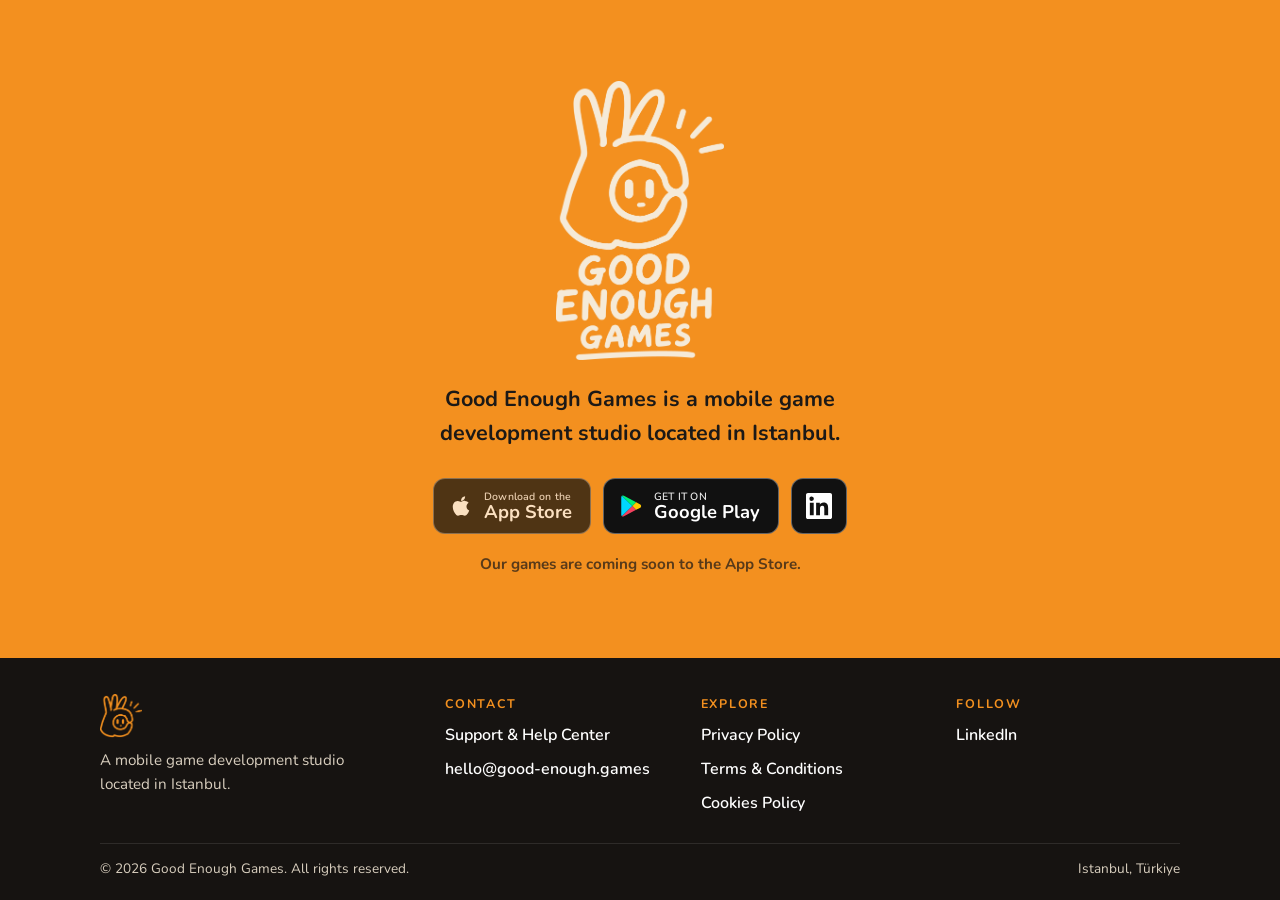
<file: index.html>
<!doctype html>
<html lang="en">
<head>
  <meta charset="utf-8">
  <meta name="viewport" content="width=device-width, initial-scale=1">
  <title>Good Enough Games</title>
  <meta name="description" content="Good Enough Games is a mobile game development studio located in Istanbul.">
  <link rel="canonical" href="https://good-enough.games/">
  <meta property="og:type" content="website">
  <meta property="og:site_name" content="Good Enough Games">
  <meta property="og:title" content="Good Enough Games">
  <meta property="og:description" content="Good Enough Games is a mobile game development studio located in Istanbul.">
  <meta property="og:url" content="https://good-enough.games/">
  <meta property="og:image" content="https://good-enough.games/assets/img/og-image.png">
  <meta property="og:image:width" content="1200">
  <meta property="og:image:height" content="630">
  <meta name="twitter:card" content="summary_large_image">
  <meta name="theme-color" content="#f3901f">
  <link rel="icon" href="assets/img/favicon.ico" sizes="any">
  <link rel="icon" type="image/png" sizes="32x32" href="assets/img/favicon-32.png">
  <link rel="icon" type="image/png" sizes="192x192" href="assets/img/favicon-192.png">
  <link rel="apple-touch-icon" href="assets/img/apple-touch-icon.png">
  <link rel="manifest" href="site.webmanifest">
  <link rel="preconnect" href="https://fonts.googleapis.com">
  <link rel="preconnect" href="https://fonts.gstatic.com" crossorigin>
  <link href="https://fonts.googleapis.com/css2?family=Nunito:wght@400;600;700;800&display=swap" rel="stylesheet">
  <link rel="stylesheet" href="assets/css/style.css">
  <script type="application/ld+json">
  {
    "@context": "https://schema.org",
    "@type": "Organization",
    "name": "Good Enough Games",
    "url": "https://good-enough.games/",
    "logo": "https://good-enough.games/assets/img/logo-orange.png",
    "email": "hello@good-enough.games",
    "address": { "@type": "PostalAddress", "addressLocality": "Istanbul", "addressCountry": "TR" },
    "sameAs": ["https://www.linkedin.com/company/goodenough-games/", "https://play.google.com/store/apps/developer?id=GoodEnough+Games"]
  }
  </script>
</head>
<body class="home">

  <main>
    <section class="hero">
      <h1 class="sr-only">Good Enough Games</h1>
      <img class="hero__logo" src="assets/img/logo-cream.png" width="711" height="1182" alt="Good Enough Games logo" fetchpriority="high">
      <p class="hero__tagline">Good Enough Games is a mobile game development studio located in Istanbul.</p>

      <!--
        STORE LINKS
        Replace href="#" below with your developer page URLs, e.g.
          App Store:   https://apps.apple.com/developer/.../idXXXXXXXXXX
          Google Play: https://play.google.com/store/apps/dev?id=XXXXXXXXXXXXXXXXXXX
        While the href is "#", the badge is shown greyed-out and the "coming soon" line is visible.
      -->
      <div class="badges">
        <a class="badge" href="#" aria-label="Download on the App Store">
          <svg viewBox="0 0 24 24" aria-hidden="true"><path fill="currentColor" d="M17.05 20.28c-.98.95-2.05.8-3.08.35-1.09-.46-2.09-.48-3.24 0-1.44.62-2.2.44-3.06-.35C2.79 15.25 3.51 7.59 9.05 7.31c1.35.07 2.29.74 3.08.8 1.18-.24 2.31-.93 3.57-.84 1.51.12 2.65.72 3.4 1.8-3.12 1.87-2.38 5.98.48 7.13-.57 1.5-1.31 2.99-2.54 4.09l.01-.01zM12.03 7.25c-.15-2.23 1.66-4.07 3.74-4.25.29 2.58-2.34 4.5-3.74 4.25z"/></svg>
          <span class="badge__text"><small>Download on the</small><strong>App Store</strong></span>
        </a>
        <a class="badge" href="https://play.google.com/store/apps/developer?id=GoodEnough+Games" target="_blank" rel="noopener" aria-label="Get it on Google Play">
          <svg viewBox="0 0 24 24" aria-hidden="true">
            <path fill="#00D7FE" d="M3.6 2.6 13.3 12 3.6 21.4A1.7 1.7 0 0 1 3 20.1V3.9a1.7 1.7 0 0 1 .6-1.3Z"/>
            <path fill="#00F076" d="M16.8 8.5 13.3 12 3.6 2.6a1.7 1.7 0 0 1 1.9-.1Z"/>
            <path fill="#F3415F" d="M16.8 15.5 5.5 21.5a1.7 1.7 0 0 1-1.9-.1l9.7-9.4Z"/>
            <path fill="#FFC900" d="M20.6 10.5c1 .6 1 2.4 0 3L16.8 15.5 13.3 12l3.5-3.5Z"/>
          </svg>
          <span class="badge__text"><small>GET IT ON</small><strong>Google Play</strong></span>
        </a>
        <a class="badge badge--icon" href="https://www.linkedin.com/company/goodenough-games/" target="_blank" rel="noopener" aria-label="Good Enough Games on LinkedIn">
          <svg viewBox="0 0 24 24" aria-hidden="true"><path fill="currentColor" d="M20.45 20.45h-3.56v-5.57c0-1.33-.03-3.04-1.85-3.04-1.85 0-2.14 1.45-2.14 2.94v5.67H9.35V9h3.41v1.56h.05c.48-.9 1.64-1.85 3.37-1.85 3.6 0 4.27 2.37 4.27 5.46v6.28zM5.34 7.43a2.07 2.07 0 1 1 0-4.13 2.07 2.07 0 0 1 0 4.13zM7.12 20.45H3.56V9h3.56v11.45zM22.22 0H1.77C.79 0 0 .77 0 1.73v20.54C0 23.23.79 24 1.77 24h20.45c.98 0 1.78-.77 1.78-1.73V1.73C24 .77 23.2 0 22.22 0z"/></svg>
        </a>
      </div>
      <p class="hero__note">Our games are coming soon to the App Store.</p>
    </section>
  </main>

  <footer class="footer">
    <div class="footer__inner">
      <div class="footer__brand">
        <img src="assets/img/mark-orange.png" alt="" width="44" height="44">
        <p>A mobile game development studio located in Istanbul.</p>
      </div>
      <div>
        <h4>Contact</h4>
        <ul>
          <li><a href="support/">Support &amp; Help Center</a></li>
          <li><a href="mailto:hello@good-enough.games">hello@good-enough.games</a></li>
        </ul>
      </div>
      <div>
        <h4>Explore</h4>
        <ul>
          <li><a href="privacy-policy/">Privacy Policy</a></li>
          <li><a href="terms-conditions/">Terms &amp; Conditions</a></li>
          <li><a href="cookies-policy/">Cookies Policy</a></li>
        </ul>
      </div>
      <div>
        <h4>Follow</h4>
        <ul>
          <li><a href="https://www.linkedin.com/company/goodenough-games/" target="_blank" rel="noopener">LinkedIn</a></li>
        </ul>
      </div>
    </div>
    <div class="footer__bottom">
      <span>&copy; 2026 Good Enough Games. All rights reserved.</span>
      <span class="footer__loc">Istanbul, Türkiye</span>
    </div>
  </footer>

</body>
</html>
</file>
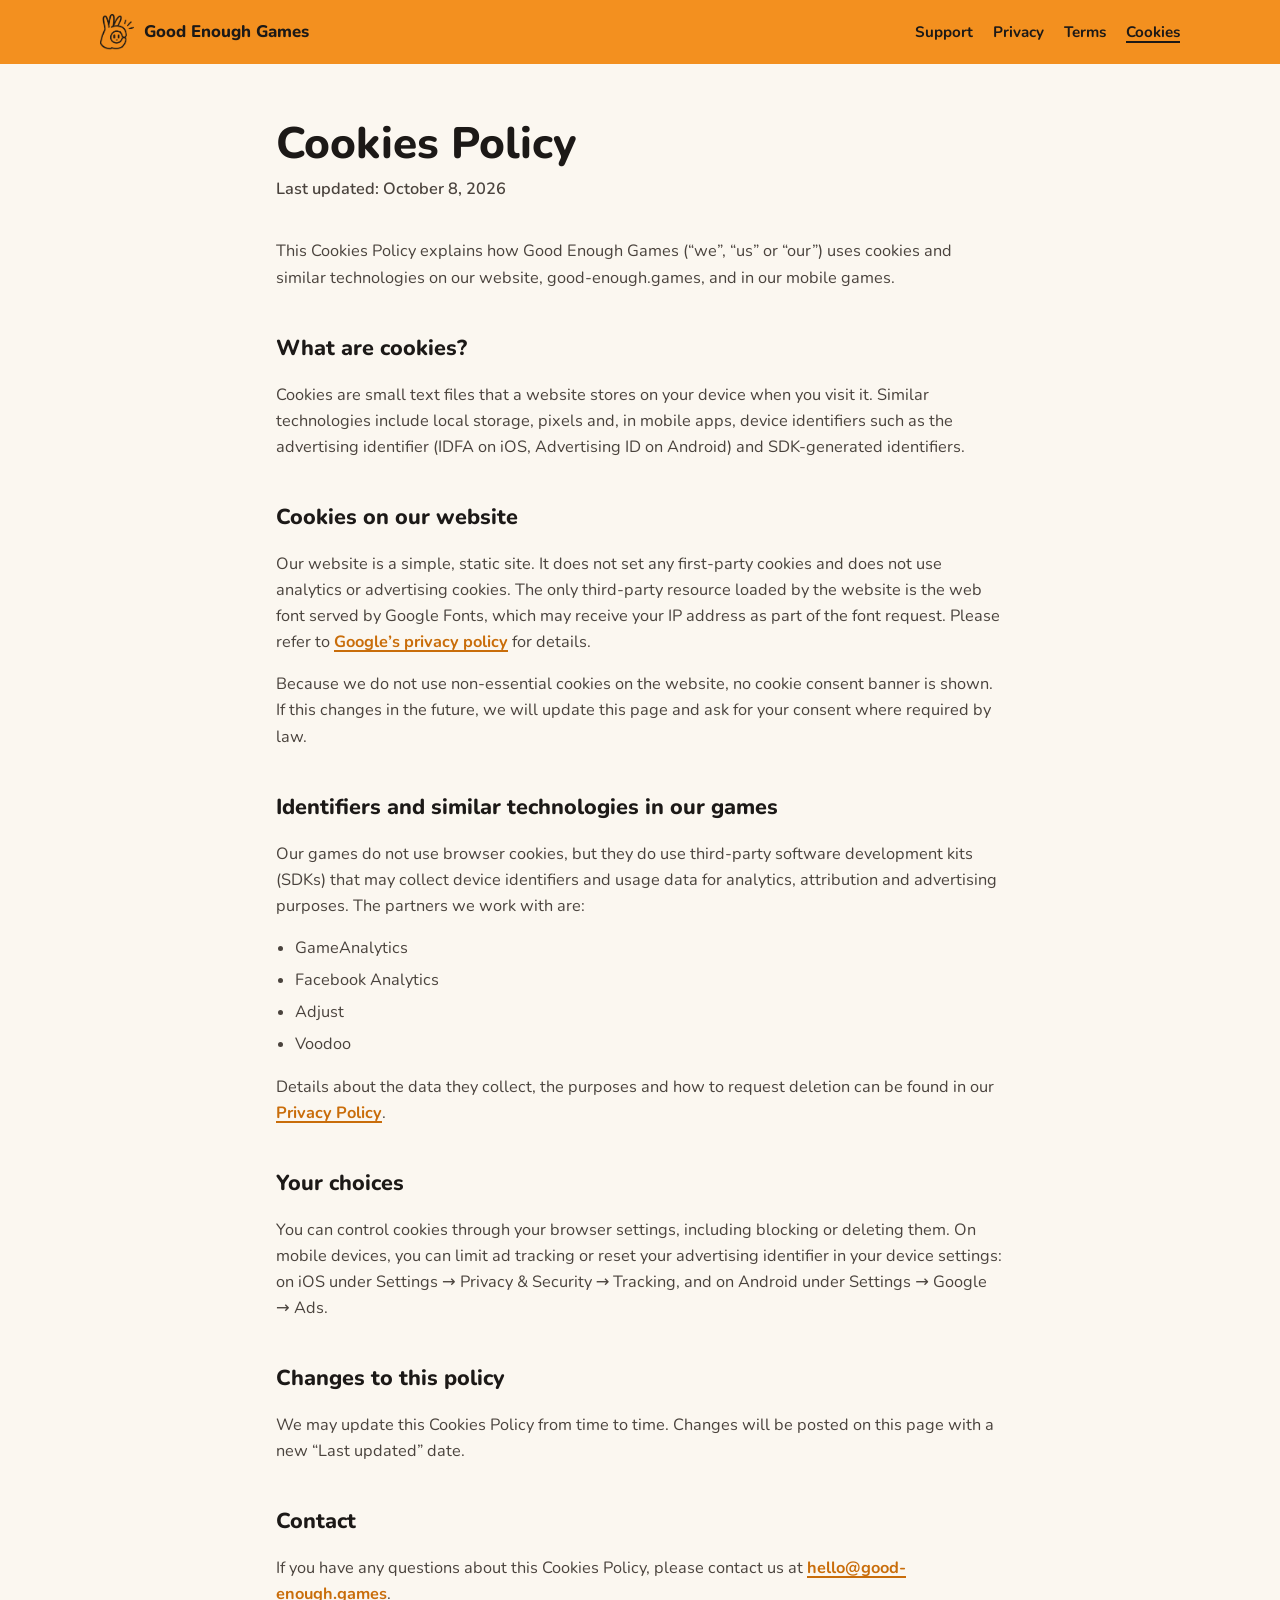
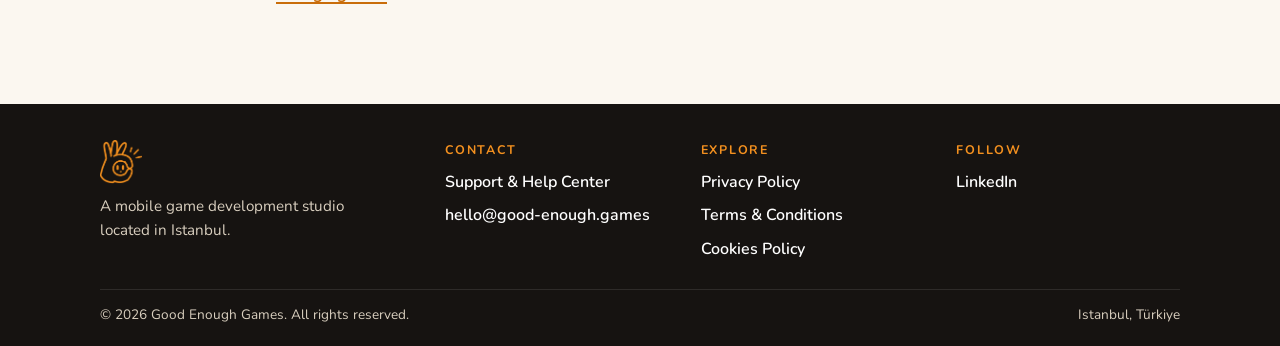
<file: cookies-policy/index.html>
<!doctype html>
<html lang="en">
<head>
  <meta charset="utf-8">
  <meta name="viewport" content="width=device-width, initial-scale=1">
  <title>Cookies Policy · Good Enough Games</title>
  <meta name="description" content="How Good Enough Games uses cookies and similar technologies on its website and in its games.">
  <link rel="canonical" href="https://good-enough.games/cookies-policy/">
  <meta property="og:title" content="Cookies Policy · Good Enough Games">
  <meta property="og:url" content="https://good-enough.games/cookies-policy/">
  <meta property="og:image" content="https://good-enough.games/assets/img/og-image.png">
  <meta name="theme-color" content="#f3901f">
  <link rel="icon" href="../assets/img/favicon.ico" sizes="any">
  <link rel="icon" type="image/png" sizes="32x32" href="../assets/img/favicon-32.png">
  <link rel="apple-touch-icon" href="../assets/img/apple-touch-icon.png">
  <link rel="preconnect" href="https://fonts.googleapis.com">
  <link rel="preconnect" href="https://fonts.gstatic.com" crossorigin>
  <link href="https://fonts.googleapis.com/css2?family=Nunito:wght@400;600;700;800&display=swap" rel="stylesheet">
  <link rel="stylesheet" href="../assets/css/style.css">
</head>
<body>

  <header class="topbar">
    <div class="topbar__inner">
      <a class="brand" href="../"><img src="../assets/img/mark-dark.png" alt="" width="36" height="36">Good Enough Games</a>
      <nav aria-label="Legal">
        <a href="../support/">Support</a>
        <a href="../privacy-policy/">Privacy</a>
        <a href="../terms-conditions/">Terms</a>
        <a href="./" aria-current="page">Cookies</a>
      </nav>
    </div>
  </header>

  <main class="doc">
    <h1>Cookies Policy</h1>
    <p class="meta">Last updated: October 8, 2026</p>

    <p>This Cookies Policy explains how Good Enough Games (“we”, “us” or “our”) uses cookies and similar technologies on our website, good-enough.games, and in our mobile games.</p>

    <h2>What are cookies?</h2>
    <p>Cookies are small text files that a website stores on your device when you visit it. Similar technologies include local storage, pixels and, in mobile apps, device identifiers such as the advertising identifier (IDFA on iOS, Advertising ID on Android) and SDK-generated identifiers.</p>

    <h2>Cookies on our website</h2>
    <p>Our website is a simple, static site. It does not set any first-party cookies and does not use analytics or advertising cookies. The only third-party resource loaded by the website is the web font served by Google Fonts, which may receive your IP address as part of the font request. Please refer to <a href="https://policies.google.com/privacy" target="_blank" rel="noopener">Google’s privacy policy</a> for details.</p>
    <p>Because we do not use non-essential cookies on the website, no cookie consent banner is shown. If this changes in the future, we will update this page and ask for your consent where required by law.</p>

    <h2>Identifiers and similar technologies in our games</h2>
    <p>Our games do not use browser cookies, but they do use third-party software development kits (SDKs) that may collect device identifiers and usage data for analytics, attribution and advertising purposes. The partners we work with are:</p>
    <ul>
      <li>GameAnalytics</li>
      <li>Facebook Analytics</li>
      <li>Adjust</li>
      <li>Voodoo</li>
    </ul>
    <p>Details about the data they collect, the purposes and how to request deletion can be found in our <a href="../privacy-policy/">Privacy Policy</a>.</p>

    <h2>Your choices</h2>
    <p>You can control cookies through your browser settings, including blocking or deleting them. On mobile devices, you can limit ad tracking or reset your advertising identifier in your device settings: on iOS under Settings → Privacy &amp; Security → Tracking, and on Android under Settings → Google → Ads.</p>

    <h2>Changes to this policy</h2>
    <p>We may update this Cookies Policy from time to time. Changes will be posted on this page with a new “Last updated” date.</p>

    <h2>Contact</h2>
    <p>If you have any questions about this Cookies Policy, please contact us at <a href="mailto:hello@good-enough.games">hello@good-enough.games</a>.</p>
  </main>

  <footer class="footer">
    <div class="footer__inner">
      <div class="footer__brand">
        <img src="../assets/img/mark-orange.png" alt="" width="44" height="44">
        <p>A mobile game development studio located in Istanbul.</p>
      </div>
      <div>
        <h4>Contact</h4>
        <ul>
          <li><a href="../support/">Support &amp; Help Center</a></li>
          <li><a href="mailto:hello@good-enough.games">hello@good-enough.games</a></li>
        </ul>
      </div>
      <div>
        <h4>Explore</h4>
        <ul>
          <li><a href="../privacy-policy/">Privacy Policy</a></li>
          <li><a href="../terms-conditions/">Terms &amp; Conditions</a></li>
          <li><a href="./">Cookies Policy</a></li>
        </ul>
      </div>
      <div>
        <h4>Follow</h4>
        <ul>
          <li><a href="https://www.linkedin.com/company/goodenough-games/" target="_blank" rel="noopener">LinkedIn</a></li>
        </ul>
      </div>
    </div>
    <div class="footer__bottom">
      <span>&copy; 2026 Good Enough Games. All rights reserved.</span>
      <span class="footer__loc">Istanbul, Türkiye</span>
    </div>
  </footer>

</body>
</html>
</file>
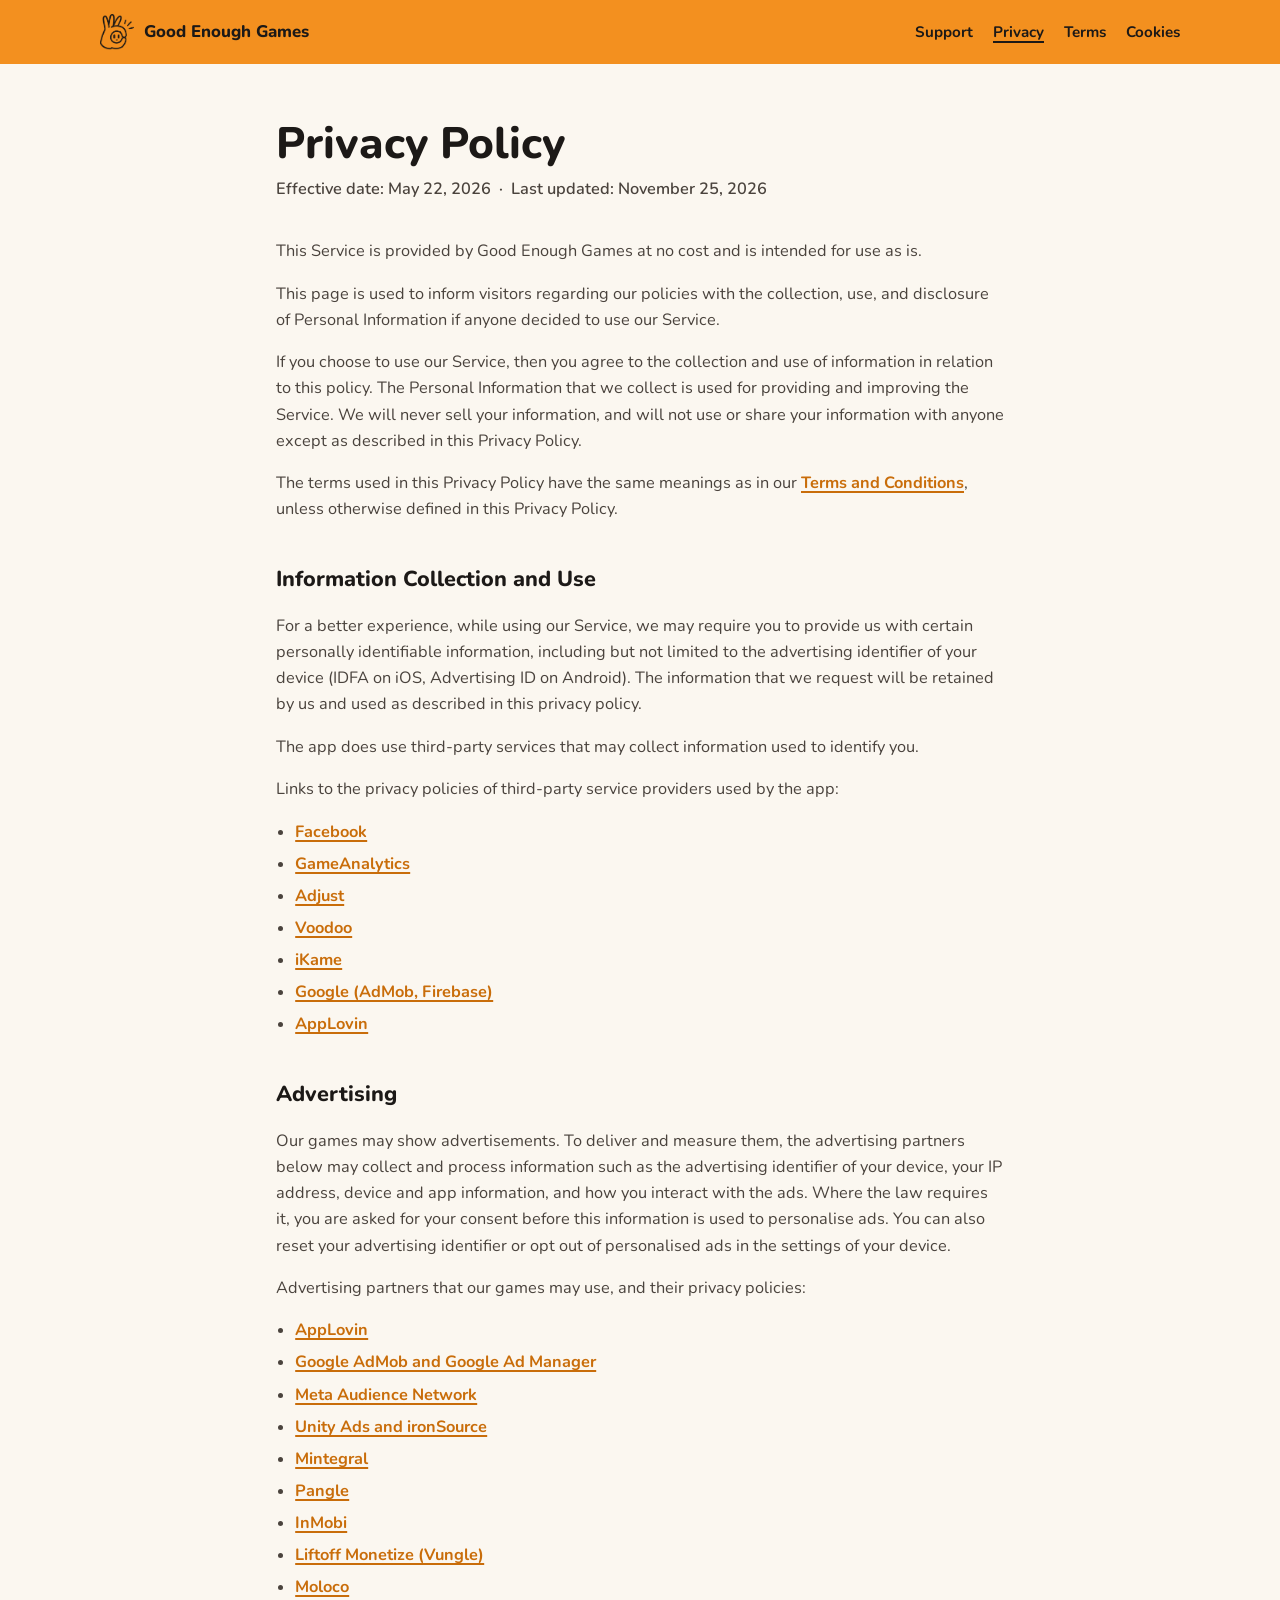
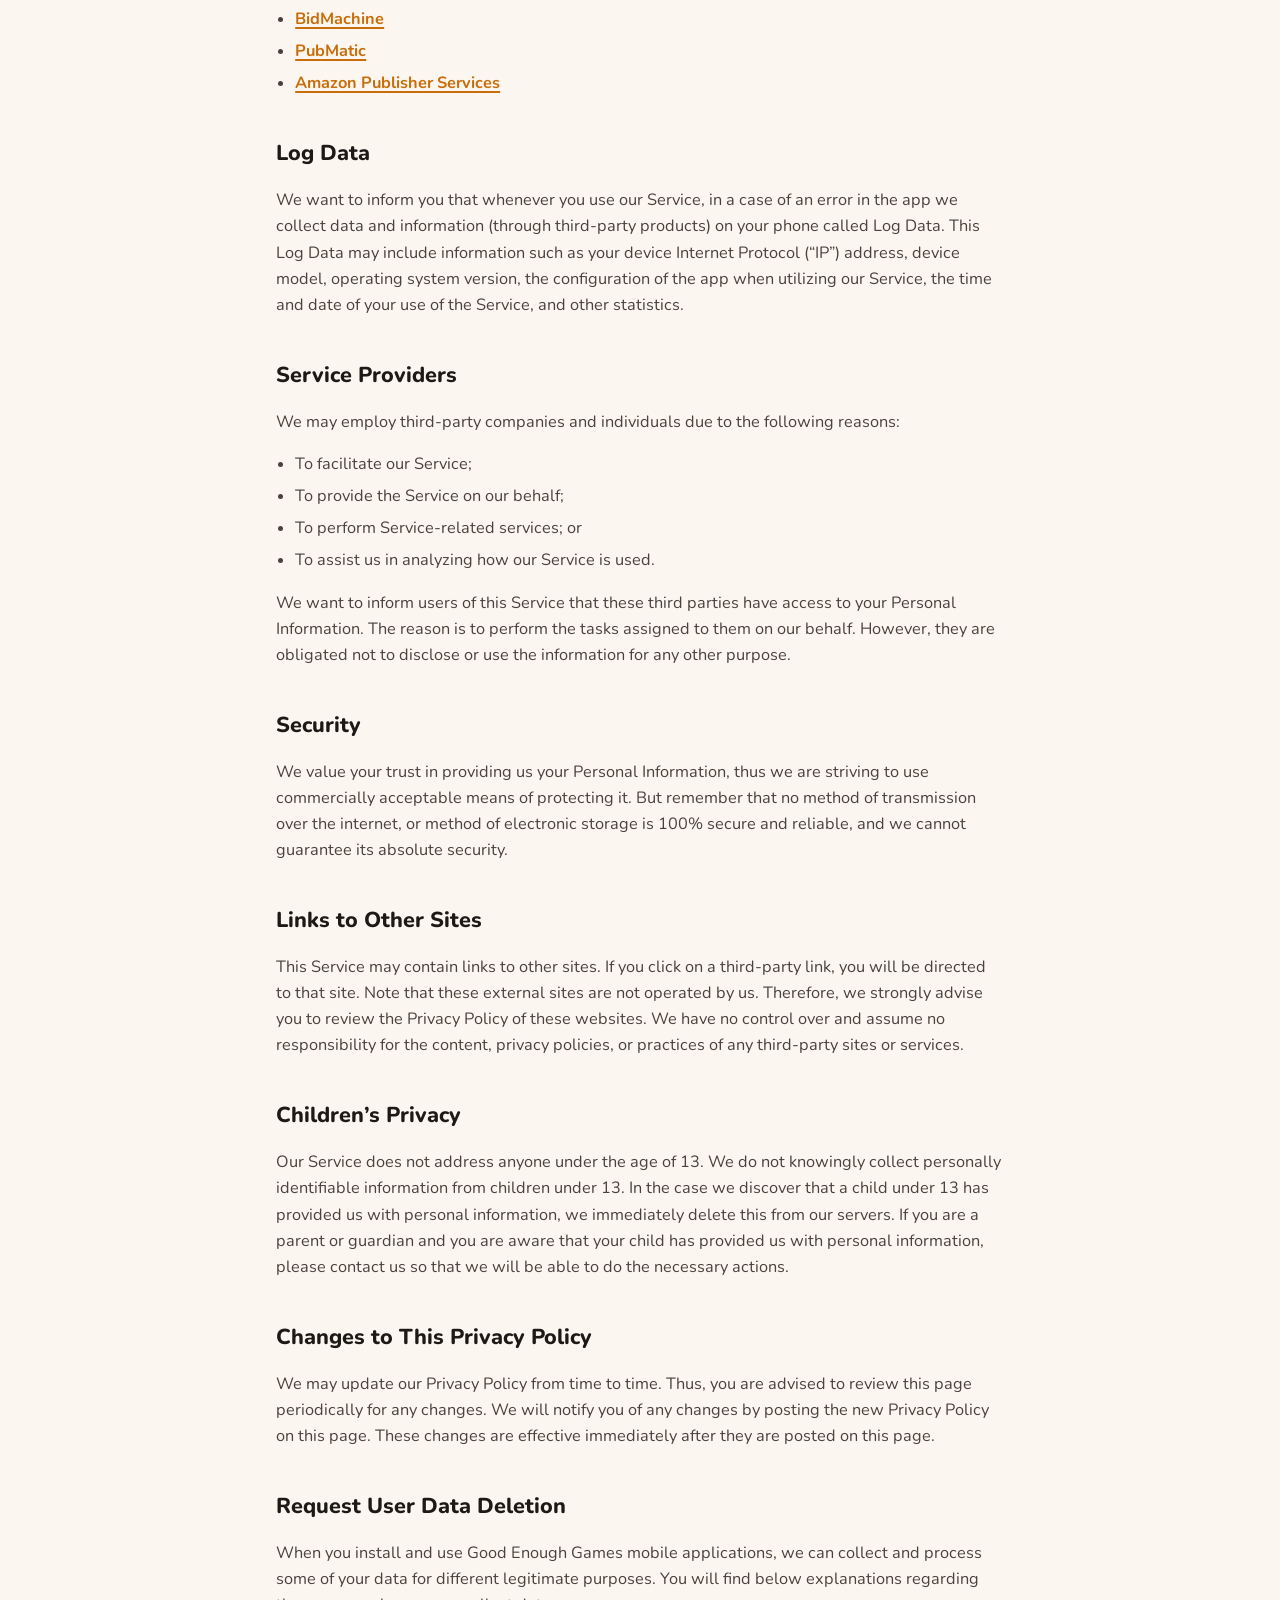
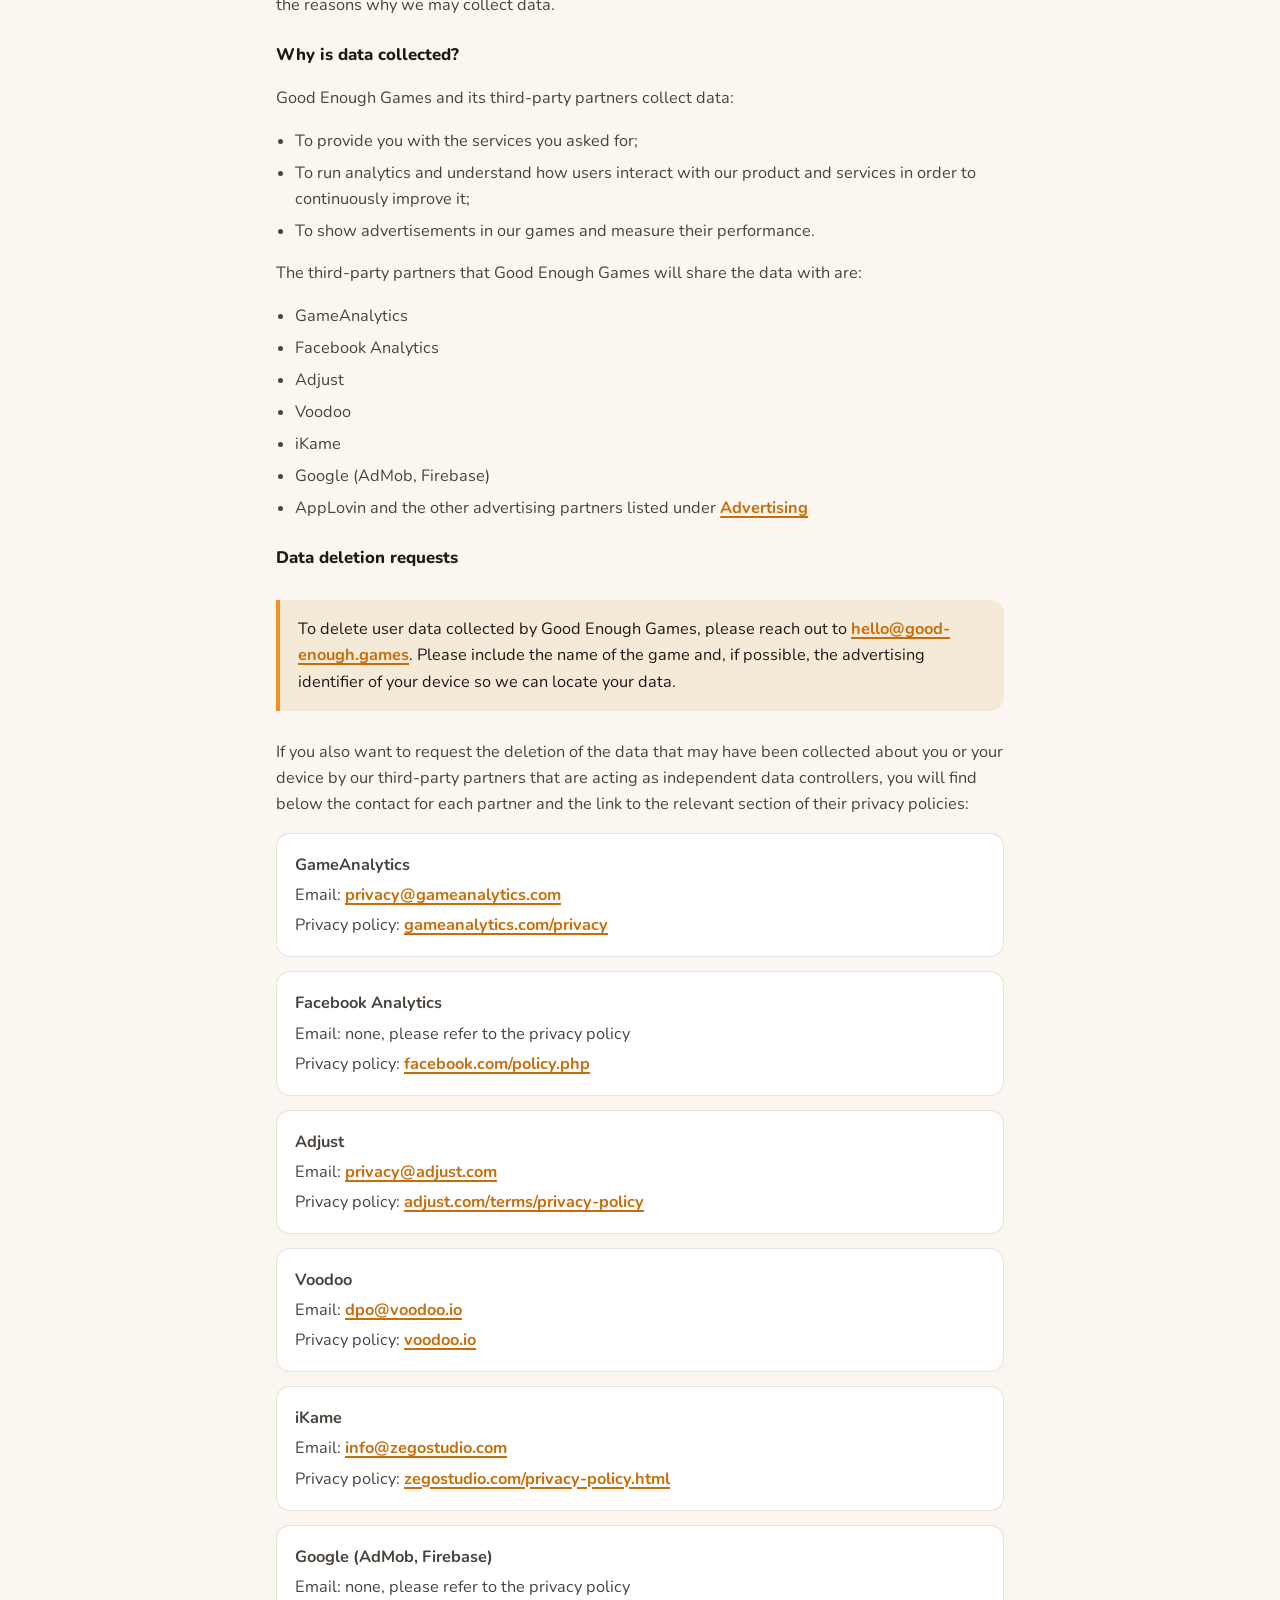
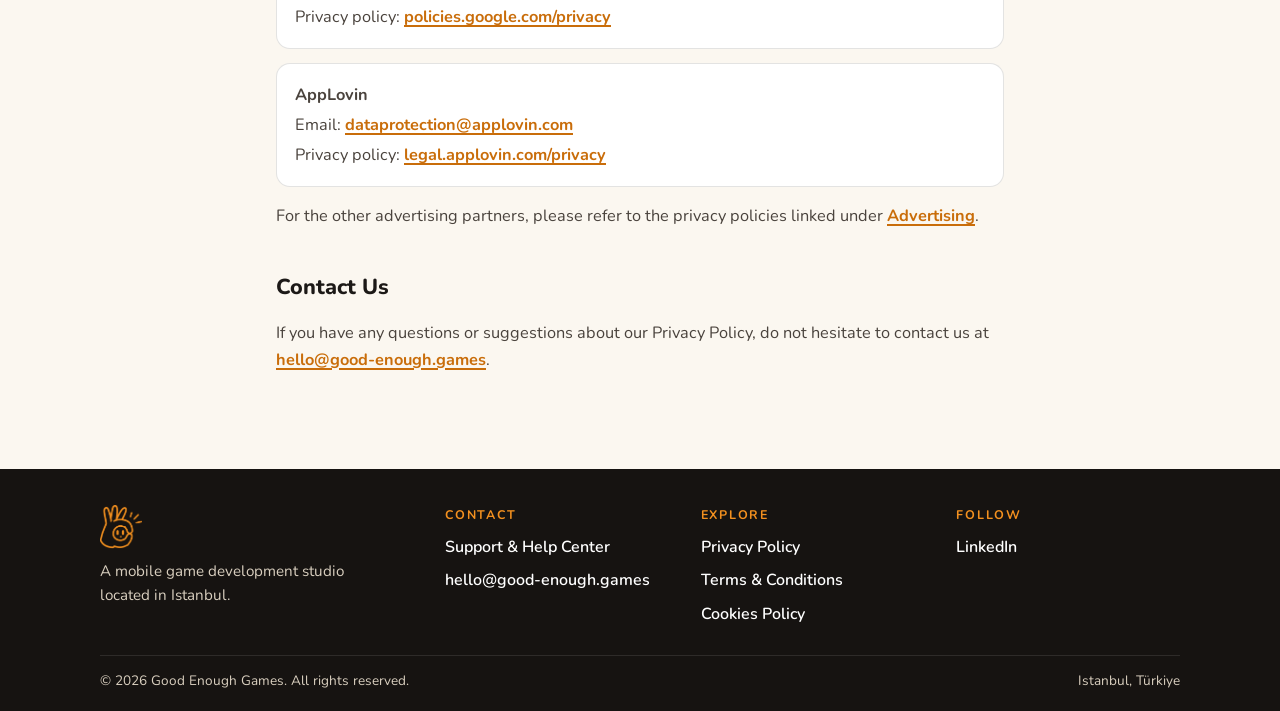
<file: privacy-policy/index.html>
<!doctype html>
<html lang="en">
<head>
  <meta charset="utf-8">
  <meta name="viewport" content="width=device-width, initial-scale=1">
  <title>Privacy Policy · Good Enough Games</title>
  <meta name="description" content="Privacy Policy for games and services provided by Good Enough Games.">
  <link rel="canonical" href="https://good-enough.games/privacy-policy/">
  <meta property="og:title" content="Privacy Policy · Good Enough Games">
  <meta property="og:url" content="https://good-enough.games/privacy-policy/">
  <meta property="og:image" content="https://good-enough.games/assets/img/og-image.png">
  <meta name="theme-color" content="#f3901f">
  <link rel="icon" href="../assets/img/favicon.ico" sizes="any">
  <link rel="icon" type="image/png" sizes="32x32" href="../assets/img/favicon-32.png">
  <link rel="apple-touch-icon" href="../assets/img/apple-touch-icon.png">
  <link rel="preconnect" href="https://fonts.googleapis.com">
  <link rel="preconnect" href="https://fonts.gstatic.com" crossorigin>
  <link href="https://fonts.googleapis.com/css2?family=Nunito:wght@400;600;700;800&display=swap" rel="stylesheet">
  <link rel="stylesheet" href="../assets/css/style.css">
</head>
<body>

  <header class="topbar">
    <div class="topbar__inner">
      <a class="brand" href="../"><img src="../assets/img/mark-dark.png" alt="" width="36" height="36">Good Enough Games</a>
      <nav aria-label="Legal">
        <a href="../support/">Support</a>
        <a href="./" aria-current="page">Privacy</a>
        <a href="../terms-conditions/">Terms</a>
        <a href="../cookies-policy/">Cookies</a>
      </nav>
    </div>
  </header>

  <main class="doc">
    <h1>Privacy Policy</h1>
    <p class="meta">Effective date: May 22, 2026 &nbsp;·&nbsp; Last updated: November 25, 2026</p>

    <p>This Service is provided by Good Enough Games at no cost and is intended for use as is.</p>
    <p>This page is used to inform visitors regarding our policies with the collection, use, and disclosure of Personal Information if anyone decided to use our Service.</p>
    <p>If you choose to use our Service, then you agree to the collection and use of information in relation to this policy. The Personal Information that we collect is used for providing and improving the Service. We will never sell your information, and will not use or share your information with anyone except as described in this Privacy Policy.</p>
    <p>The terms used in this Privacy Policy have the same meanings as in our <a href="../terms-conditions/">Terms and Conditions</a>, unless otherwise defined in this Privacy Policy.</p>

    <h2 id="information-collection">Information Collection and Use</h2>
    <p>For a better experience, while using our Service, we may require you to provide us with certain personally identifiable information, including but not limited to the advertising identifier of your device (IDFA on iOS, Advertising ID on Android). The information that we request will be retained by us and used as described in this privacy policy.</p>
    <p>The app does use third-party services that may collect information used to identify you.</p>
    <p>Links to the privacy policies of third-party service providers used by the app:</p>
    <ul>
      <li><a href="https://www.facebook.com/about/privacy" target="_blank" rel="noopener">Facebook</a></li>
      <li><a href="https://gameanalytics.com/privacy" target="_blank" rel="noopener">GameAnalytics</a></li>
      <li><a href="https://www.adjust.com/terms/privacy-policy/" target="_blank" rel="noopener">Adjust</a></li>
      <li><a href="https://www.voodoo.io/" target="_blank" rel="noopener">Voodoo</a></li>
      <li><a href="https://zegostudio.com/privacy-policy.html" target="_blank" rel="noopener">iKame</a></li>
      <li><a href="https://policies.google.com/privacy" target="_blank" rel="noopener">Google (AdMob, Firebase)</a></li>
      <li><a href="https://legal.applovin.com/privacy/" target="_blank" rel="noopener">AppLovin</a></li>
    </ul>

    <h2 id="advertising">Advertising</h2>
    <p>Our games may show advertisements. To deliver and measure them, the advertising partners below may collect and process information such as the advertising identifier of your device, your IP address, device and app information, and how you interact with the ads. Where the law requires it, you are asked for your consent before this information is used to personalise ads. You can also reset your advertising identifier or opt out of personalised ads in the settings of your device.</p>
    <p>Advertising partners that our games may use, and their privacy policies:</p>
    <ul>
      <li><a href="https://legal.applovin.com/privacy/" target="_blank" rel="noopener">AppLovin</a></li>
      <li><a href="https://policies.google.com/technologies/partner-sites" target="_blank" rel="noopener">Google AdMob and Google Ad Manager</a></li>
      <li><a href="https://www.facebook.com/about/privacy" target="_blank" rel="noopener">Meta Audience Network</a></li>
      <li><a href="https://unity.com/legal/privacy-policy" target="_blank" rel="noopener">Unity Ads and ironSource</a></li>
      <li><a href="https://www.mintegral.com/en/privacy" target="_blank" rel="noopener">Mintegral</a></li>
      <li><a href="https://www.pangleglobal.com/privacy" target="_blank" rel="noopener">Pangle</a></li>
      <li><a href="https://advertising.inmobi.com/privacy-policy" target="_blank" rel="noopener">InMobi</a></li>
      <li><a href="https://liftoff.ai/privacy-policy/" target="_blank" rel="noopener">Liftoff Monetize (Vungle)</a></li>
      <li><a href="https://www.moloco.com/terms-and-policies/privacy-portal" target="_blank" rel="noopener">Moloco</a></li>
      <li><a href="https://www.bidmachine.com/privacy-policy" target="_blank" rel="noopener">BidMachine</a></li>
      <li><a href="https://pubmatic.com/legal/privacy-policy/" target="_blank" rel="noopener">PubMatic</a></li>
      <li><a href="https://www.amazon.com/privacy" target="_blank" rel="noopener">Amazon Publisher Services</a></li>
    </ul>

    <h2 id="log-data">Log Data</h2>
    <p>We want to inform you that whenever you use our Service, in a case of an error in the app we collect data and information (through third-party products) on your phone called Log Data. This Log Data may include information such as your device Internet Protocol (“IP”) address, device model, operating system version, the configuration of the app when utilizing our Service, the time and date of your use of the Service, and other statistics.</p>

    <h2 id="service-providers">Service Providers</h2>
    <p>We may employ third-party companies and individuals due to the following reasons:</p>
    <ul>
      <li>To facilitate our Service;</li>
      <li>To provide the Service on our behalf;</li>
      <li>To perform Service-related services; or</li>
      <li>To assist us in analyzing how our Service is used.</li>
    </ul>
    <p>We want to inform users of this Service that these third parties have access to your Personal Information. The reason is to perform the tasks assigned to them on our behalf. However, they are obligated not to disclose or use the information for any other purpose.</p>

    <h2 id="security">Security</h2>
    <p>We value your trust in providing us your Personal Information, thus we are striving to use commercially acceptable means of protecting it. But remember that no method of transmission over the internet, or method of electronic storage is 100% secure and reliable, and we cannot guarantee its absolute security.</p>

    <h2 id="links">Links to Other Sites</h2>
    <p>This Service may contain links to other sites. If you click on a third-party link, you will be directed to that site. Note that these external sites are not operated by us. Therefore, we strongly advise you to review the Privacy Policy of these websites. We have no control over and assume no responsibility for the content, privacy policies, or practices of any third-party sites or services.</p>

    <h2 id="children">Children’s Privacy</h2>
    <p>Our Service does not address anyone under the age of 13. We do not knowingly collect personally identifiable information from children under 13. In the case we discover that a child under 13 has provided us with personal information, we immediately delete this from our servers. If you are a parent or guardian and you are aware that your child has provided us with personal information, please contact us so that we will be able to do the necessary actions.</p>

    <h2 id="changes">Changes to This Privacy Policy</h2>
    <p>We may update our Privacy Policy from time to time. Thus, you are advised to review this page periodically for any changes. We will notify you of any changes by posting the new Privacy Policy on this page. These changes are effective immediately after they are posted on this page.</p>

    <h2 id="data-deletion">Request User Data Deletion</h2>
    <p>When you install and use Good Enough Games mobile applications, we can collect and process some of your data for different legitimate purposes. You will find below explanations regarding the reasons why we may collect data.</p>

    <h3>Why is data collected?</h3>
    <p>Good Enough Games and its third-party partners collect data:</p>
    <ul>
      <li>To provide you with the services you asked for;</li>
      <li>To run analytics and understand how users interact with our product and services in order to continuously improve it;</li>
      <li>To show advertisements in our games and measure their performance.</li>
    </ul>
    <p>The third-party partners that Good Enough Games will share the data with are:</p>
    <ul>
      <li>GameAnalytics</li>
      <li>Facebook Analytics</li>
      <li>Adjust</li>
      <li>Voodoo</li>
      <li>iKame</li>
      <li>Google (AdMob, Firebase)</li>
      <li>AppLovin and the other advertising partners listed under <a href="#advertising">Advertising</a></li>
    </ul>

    <h3>Data deletion requests</h3>
    <div class="callout">
      <p>To delete user data collected by Good Enough Games, please reach out to <a href="mailto:hello@good-enough.games?subject=Data%20deletion%20request">hello@good-enough.games</a>. Please include the name of the game and, if possible, the advertising identifier of your device so we can locate your data.</p>
    </div>
    <p>If you also want to request the deletion of the data that may have been collected about you or your device by our third-party partners that are acting as independent data controllers, you will find below the contact for each partner and the link to the relevant section of their privacy policies:</p>

    <div class="partner">
      <p><strong>GameAnalytics</strong></p>
      <p>Email: <a href="mailto:privacy@gameanalytics.com">privacy@gameanalytics.com</a></p>
      <p>Privacy policy: <a href="https://gameanalytics.com/privacy/#6-changing-or-deleting-your-information" target="_blank" rel="noopener">gameanalytics.com/privacy</a></p>
    </div>
    <div class="partner">
      <p><strong>Facebook Analytics</strong></p>
      <p>Email: none, please refer to the privacy policy</p>
      <p>Privacy policy: <a href="https://www.facebook.com/policy.php" target="_blank" rel="noopener">facebook.com/policy.php</a></p>
    </div>
    <div class="partner">
      <p><strong>Adjust</strong></p>
      <p>Email: <a href="mailto:privacy@adjust.com">privacy@adjust.com</a></p>
      <p>Privacy policy: <a href="https://www.adjust.com/terms/privacy-policy/" target="_blank" rel="noopener">adjust.com/terms/privacy-policy</a></p>
    </div>
    <div class="partner">
      <p><strong>Voodoo</strong></p>
      <p>Email: <a href="mailto:dpo@voodoo.io">dpo@voodoo.io</a></p>
      <p>Privacy policy: <a href="https://www.voodoo.io" target="_blank" rel="noopener">voodoo.io</a></p>
    </div>
    <div class="partner">
      <p><strong>iKame</strong></p>
      <p>Email: <a href="mailto:info@zegostudio.com">info@zegostudio.com</a></p>
      <p>Privacy policy: <a href="https://zegostudio.com/privacy-policy.html" target="_blank" rel="noopener">zegostudio.com/privacy-policy.html</a></p>
    </div>
    <div class="partner">
      <p><strong>Google (AdMob, Firebase)</strong></p>
      <p>Email: none, please refer to the privacy policy</p>
      <p>Privacy policy: <a href="https://policies.google.com/privacy" target="_blank" rel="noopener">policies.google.com/privacy</a></p>
    </div>
    <div class="partner">
      <p><strong>AppLovin</strong></p>
      <p>Email: <a href="mailto:dataprotection@applovin.com">dataprotection@applovin.com</a></p>
      <p>Privacy policy: <a href="https://legal.applovin.com/privacy/" target="_blank" rel="noopener">legal.applovin.com/privacy</a></p>
    </div>
    <p>For the other advertising partners, please refer to the privacy policies linked under <a href="#advertising">Advertising</a>.</p>

    <h2 id="contact">Contact Us</h2>
    <p>If you have any questions or suggestions about our Privacy Policy, do not hesitate to contact us at <a href="mailto:hello@good-enough.games">hello@good-enough.games</a>.</p>
  </main>

  <footer class="footer">
    <div class="footer__inner">
      <div class="footer__brand">
        <img src="../assets/img/mark-orange.png" alt="" width="44" height="44">
        <p>A mobile game development studio located in Istanbul.</p>
      </div>
      <div>
        <h4>Contact</h4>
        <ul>
          <li><a href="../support/">Support &amp; Help Center</a></li>
          <li><a href="mailto:hello@good-enough.games">hello@good-enough.games</a></li>
        </ul>
      </div>
      <div>
        <h4>Explore</h4>
        <ul>
          <li><a href="./">Privacy Policy</a></li>
          <li><a href="../terms-conditions/">Terms &amp; Conditions</a></li>
          <li><a href="../cookies-policy/">Cookies Policy</a></li>
        </ul>
      </div>
      <div>
        <h4>Follow</h4>
        <ul>
          <li><a href="https://www.linkedin.com/company/goodenough-games/" target="_blank" rel="noopener">LinkedIn</a></li>
        </ul>
      </div>
    </div>
    <div class="footer__bottom">
      <span>&copy; 2026 Good Enough Games. All rights reserved.</span>
      <span class="footer__loc">Istanbul, Türkiye</span>
    </div>
  </footer>

</body>
</html>
</file>
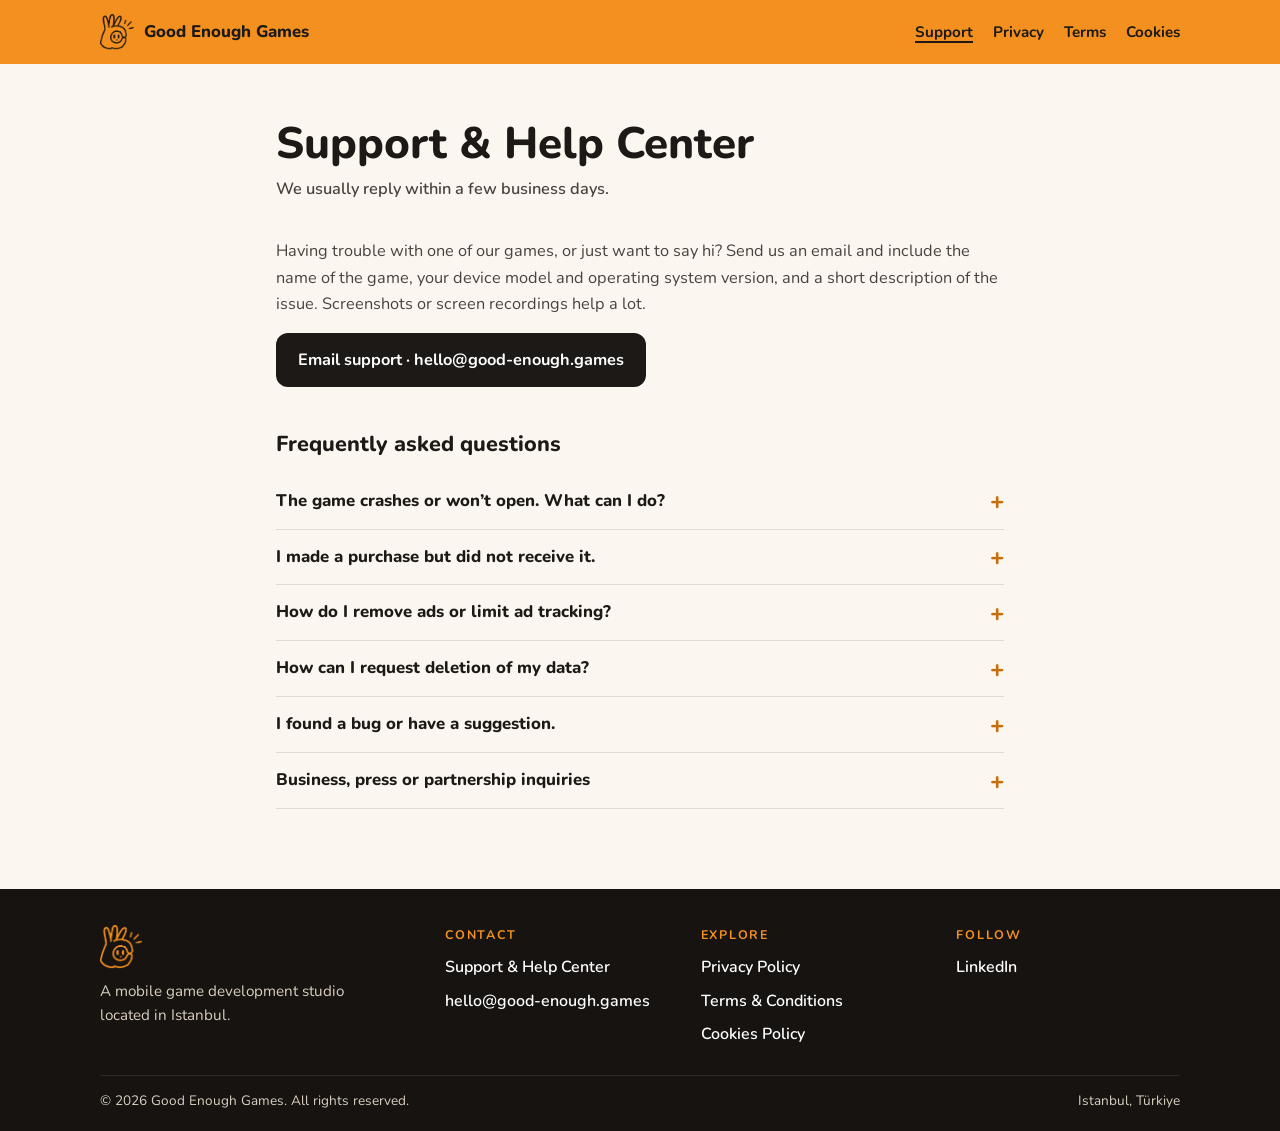
<file: support/index.html>
<!doctype html>
<html lang="en">
<head>
  <meta charset="utf-8">
  <meta name="viewport" content="width=device-width, initial-scale=1">
  <title>Support &amp; Help Center · Good Enough Games</title>
  <meta name="description" content="Get help with Good Enough Games titles: contact support, report a bug, restore purchases or request data deletion.">
  <link rel="canonical" href="https://good-enough.games/support/">
  <meta property="og:title" content="Support &amp; Help Center · Good Enough Games">
  <meta property="og:url" content="https://good-enough.games/support/">
  <meta property="og:image" content="https://good-enough.games/assets/img/og-image.png">
  <meta name="theme-color" content="#f3901f">
  <link rel="icon" href="../assets/img/favicon.ico" sizes="any">
  <link rel="icon" type="image/png" sizes="32x32" href="../assets/img/favicon-32.png">
  <link rel="apple-touch-icon" href="../assets/img/apple-touch-icon.png">
  <link rel="preconnect" href="https://fonts.googleapis.com">
  <link rel="preconnect" href="https://fonts.gstatic.com" crossorigin>
  <link href="https://fonts.googleapis.com/css2?family=Nunito:wght@400;600;700;800&display=swap" rel="stylesheet">
  <link rel="stylesheet" href="../assets/css/style.css">
</head>
<body>

  <header class="topbar">
    <div class="topbar__inner">
      <a class="brand" href="../"><img src="../assets/img/mark-dark.png" alt="" width="36" height="36">Good Enough Games</a>
      <nav aria-label="Legal">
        <a href="./" aria-current="page">Support</a>
        <a href="../privacy-policy/">Privacy</a>
        <a href="../terms-conditions/">Terms</a>
        <a href="../cookies-policy/">Cookies</a>
      </nav>
    </div>
  </header>

  <main class="doc">
    <h1>Support &amp; Help Center</h1>
    <p class="meta">We usually reply within a few business days.</p>

    <p>Having trouble with one of our games, or just want to say hi? Send us an email and include the name of the game, your device model and operating system version, and a short description of the issue. Screenshots or screen recordings help a lot.</p>
    <p><a class="btn" href="mailto:hello@good-enough.games?subject=Support%20request">Email support · hello@good-enough.games</a></p>

    <h2>Frequently asked questions</h2>
    <div class="faq">
      <details>
        <summary>The game crashes or won’t open. What can I do?</summary>
        <p>First make sure the game is updated to the latest version from the App Store or Google Play and that your device has free storage. Restarting your device fixes most issues. If the problem continues, email us with your device model and OS version and we will look into it.</p>
      </details>
      <details>
        <summary>I made a purchase but did not receive it.</summary>
        <p>Purchases are processed by Apple or Google. Please wait a few minutes and restart the game; if the item still has not arrived, use the “Restore Purchases” option in the game settings if available. For refunds, contact Apple or Google directly through your store account, as we are not able to process refunds ourselves.</p>
      </details>
      <details>
        <summary>How do I remove ads or limit ad tracking?</summary>
        <p>Some of our games offer an in-app purchase to remove ads. To limit personalised advertising, change your device settings: on iOS go to Settings → Privacy &amp; Security → Tracking, and on Android go to Settings → Google → Ads.</p>
      </details>
      <details>
        <summary>How can I request deletion of my data?</summary>
        <p>Email us at <a href="mailto:hello@good-enough.games?subject=Data%20deletion%20request">hello@good-enough.games</a> with the subject “Data deletion request” and the name of the game. See the <a href="../privacy-policy/#data-deletion">Request User Data Deletion</a> section of our Privacy Policy for details, including how to contact our third-party partners.</p>
      </details>
      <details>
        <summary>I found a bug or have a suggestion.</summary>
        <p>We would love to hear it. Email us with as much detail as you can, including the steps to reproduce the bug. Suggestions for new features and games are always welcome.</p>
      </details>
      <details>
        <summary>Business, press or partnership inquiries</summary>
        <p>Reach us at <a href="mailto:hello@good-enough.games">hello@good-enough.games</a> or connect with us on <a href="https://www.linkedin.com/company/goodenough-games/" target="_blank" rel="noopener">LinkedIn</a>.</p>
      </details>
    </div>
  </main>

  <footer class="footer">
    <div class="footer__inner">
      <div class="footer__brand">
        <img src="../assets/img/mark-orange.png" alt="" width="44" height="44">
        <p>A mobile game development studio located in Istanbul.</p>
      </div>
      <div>
        <h4>Contact</h4>
        <ul>
          <li><a href="./">Support &amp; Help Center</a></li>
          <li><a href="mailto:hello@good-enough.games">hello@good-enough.games</a></li>
        </ul>
      </div>
      <div>
        <h4>Explore</h4>
        <ul>
          <li><a href="../privacy-policy/">Privacy Policy</a></li>
          <li><a href="../terms-conditions/">Terms &amp; Conditions</a></li>
          <li><a href="../cookies-policy/">Cookies Policy</a></li>
        </ul>
      </div>
      <div>
        <h4>Follow</h4>
        <ul>
          <li><a href="https://www.linkedin.com/company/goodenough-games/" target="_blank" rel="noopener">LinkedIn</a></li>
        </ul>
      </div>
    </div>
    <div class="footer__bottom">
      <span>&copy; 2026 Good Enough Games. All rights reserved.</span>
      <span class="footer__loc">Istanbul, Türkiye</span>
    </div>
  </footer>

</body>
</html>
</file>
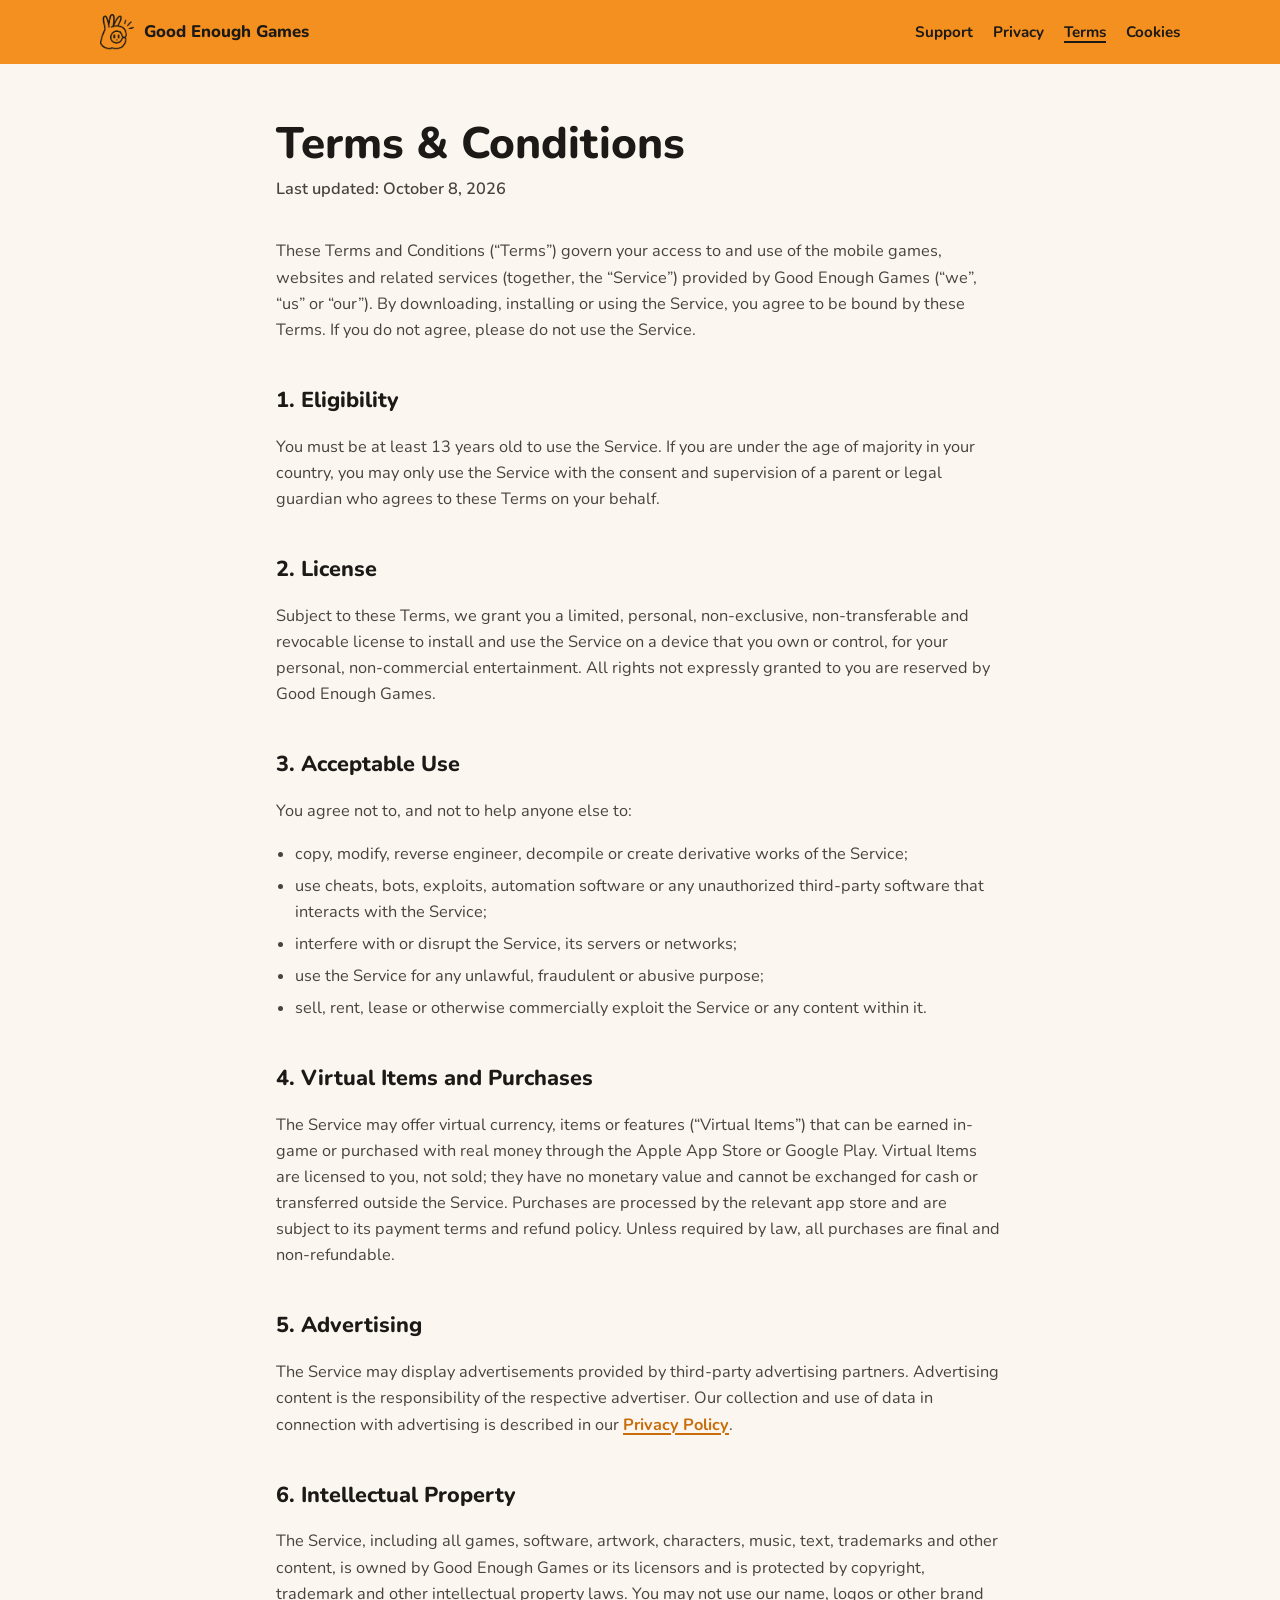
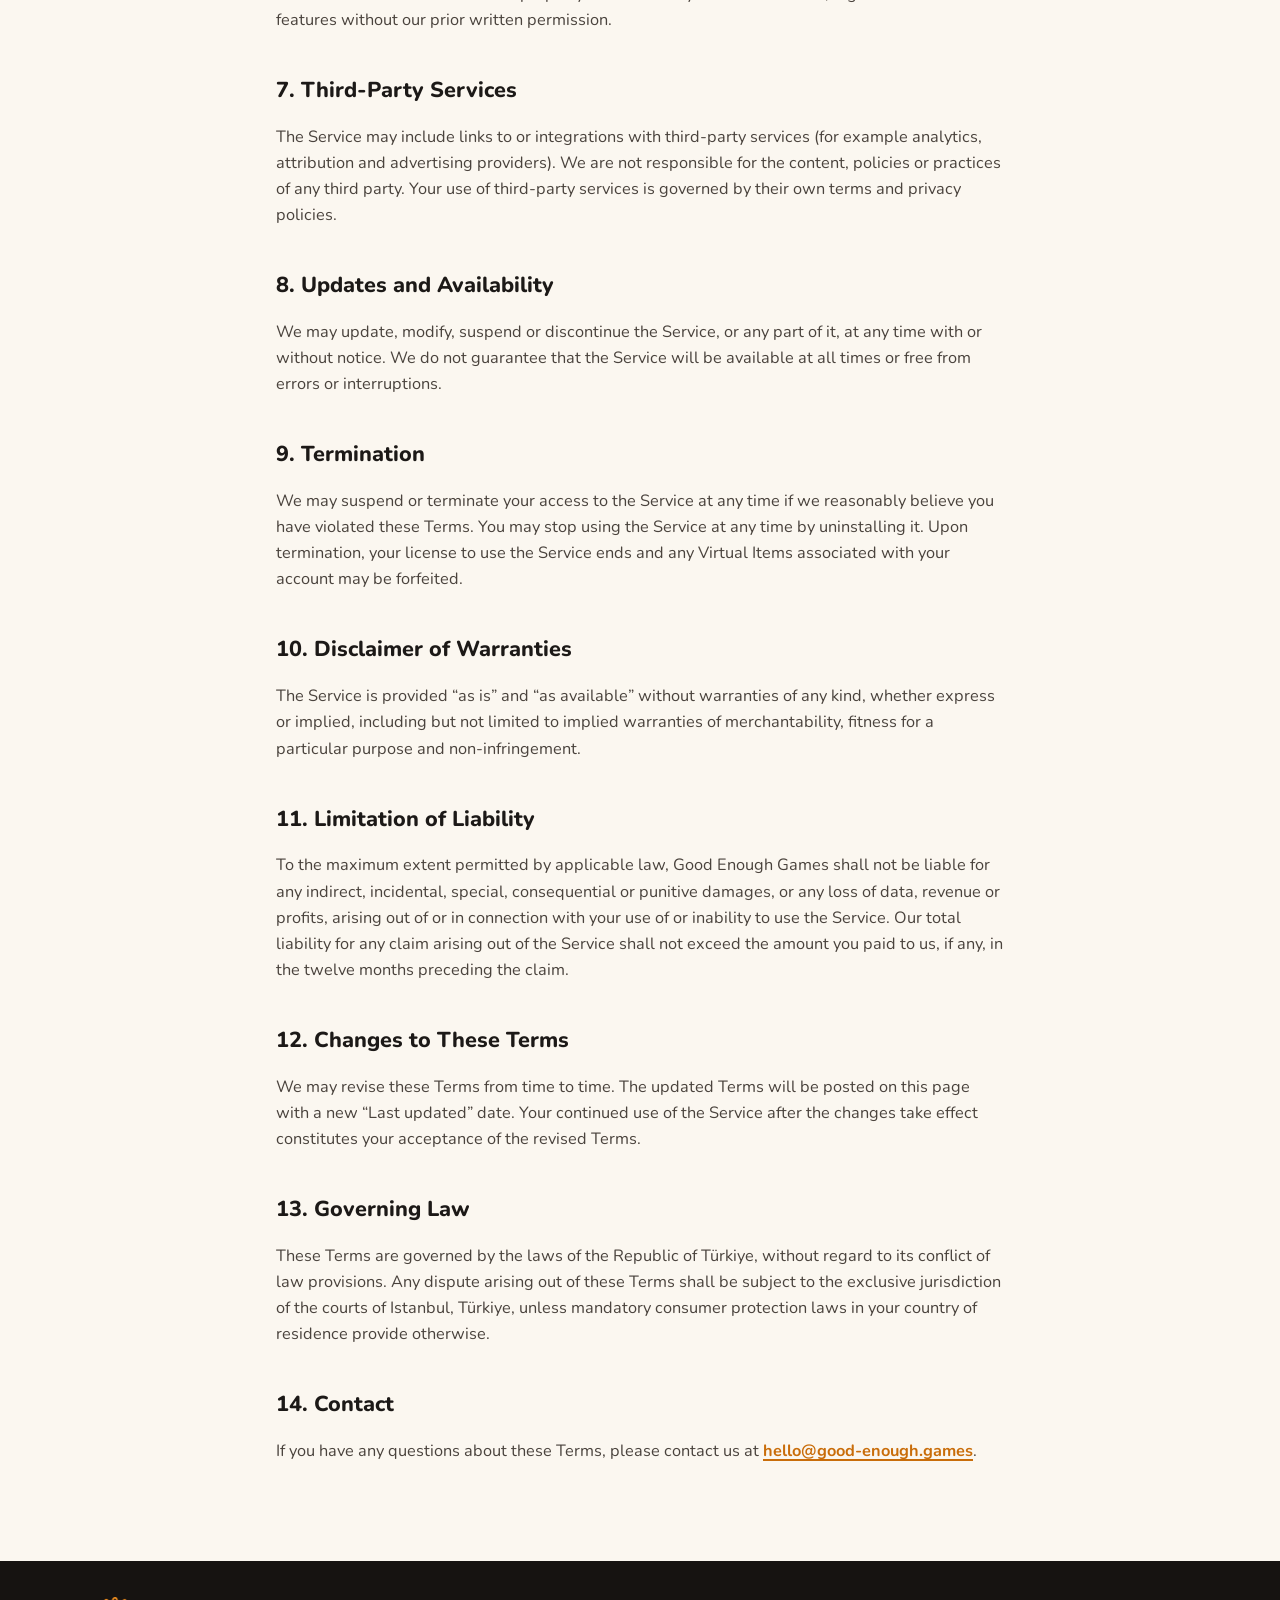
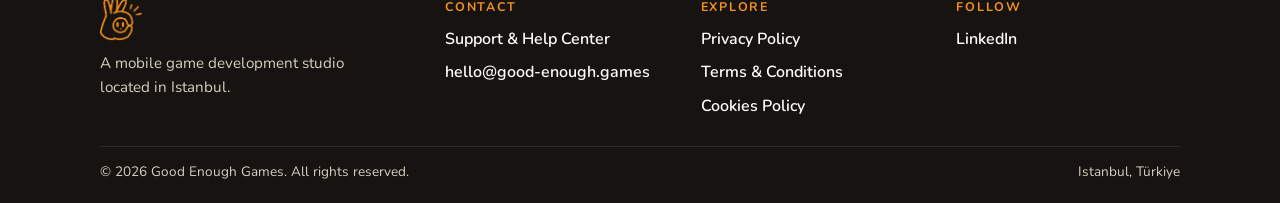
<file: terms-conditions/index.html>
<!doctype html>
<html lang="en">
<head>
  <meta charset="utf-8">
  <meta name="viewport" content="width=device-width, initial-scale=1">
  <title>Terms &amp; Conditions · Good Enough Games</title>
  <meta name="description" content="Terms and Conditions for games and services provided by Good Enough Games.">
  <link rel="canonical" href="https://good-enough.games/terms-conditions/">
  <meta property="og:title" content="Terms &amp; Conditions · Good Enough Games">
  <meta property="og:url" content="https://good-enough.games/terms-conditions/">
  <meta property="og:image" content="https://good-enough.games/assets/img/og-image.png">
  <meta name="theme-color" content="#f3901f">
  <link rel="icon" href="../assets/img/favicon.ico" sizes="any">
  <link rel="icon" type="image/png" sizes="32x32" href="../assets/img/favicon-32.png">
  <link rel="apple-touch-icon" href="../assets/img/apple-touch-icon.png">
  <link rel="preconnect" href="https://fonts.googleapis.com">
  <link rel="preconnect" href="https://fonts.gstatic.com" crossorigin>
  <link href="https://fonts.googleapis.com/css2?family=Nunito:wght@400;600;700;800&display=swap" rel="stylesheet">
  <link rel="stylesheet" href="../assets/css/style.css">
</head>
<body>

  <header class="topbar">
    <div class="topbar__inner">
      <a class="brand" href="../"><img src="../assets/img/mark-dark.png" alt="" width="36" height="36">Good Enough Games</a>
      <nav aria-label="Legal">
        <a href="../support/">Support</a>
        <a href="../privacy-policy/">Privacy</a>
        <a href="./" aria-current="page">Terms</a>
        <a href="../cookies-policy/">Cookies</a>
      </nav>
    </div>
  </header>

  <main class="doc">
    <h1>Terms &amp; Conditions</h1>
    <p class="meta">Last updated: October 8, 2026</p>

    <p>These Terms and Conditions (“Terms”) govern your access to and use of the mobile games, websites and related services (together, the “Service”) provided by Good Enough Games (“we”, “us” or “our”). By downloading, installing or using the Service, you agree to be bound by these Terms. If you do not agree, please do not use the Service.</p>

    <h2>1. Eligibility</h2>
    <p>You must be at least 13 years old to use the Service. If you are under the age of majority in your country, you may only use the Service with the consent and supervision of a parent or legal guardian who agrees to these Terms on your behalf.</p>

    <h2>2. License</h2>
    <p>Subject to these Terms, we grant you a limited, personal, non-exclusive, non-transferable and revocable license to install and use the Service on a device that you own or control, for your personal, non-commercial entertainment. All rights not expressly granted to you are reserved by Good Enough Games.</p>

    <h2>3. Acceptable Use</h2>
    <p>You agree not to, and not to help anyone else to:</p>
    <ul>
      <li>copy, modify, reverse engineer, decompile or create derivative works of the Service;</li>
      <li>use cheats, bots, exploits, automation software or any unauthorized third-party software that interacts with the Service;</li>
      <li>interfere with or disrupt the Service, its servers or networks;</li>
      <li>use the Service for any unlawful, fraudulent or abusive purpose;</li>
      <li>sell, rent, lease or otherwise commercially exploit the Service or any content within it.</li>
    </ul>

    <h2>4. Virtual Items and Purchases</h2>
    <p>The Service may offer virtual currency, items or features (“Virtual Items”) that can be earned in-game or purchased with real money through the Apple App Store or Google Play. Virtual Items are licensed to you, not sold; they have no monetary value and cannot be exchanged for cash or transferred outside the Service. Purchases are processed by the relevant app store and are subject to its payment terms and refund policy. Unless required by law, all purchases are final and non-refundable.</p>

    <h2>5. Advertising</h2>
    <p>The Service may display advertisements provided by third-party advertising partners. Advertising content is the responsibility of the respective advertiser. Our collection and use of data in connection with advertising is described in our <a href="../privacy-policy/">Privacy Policy</a>.</p>

    <h2>6. Intellectual Property</h2>
    <p>The Service, including all games, software, artwork, characters, music, text, trademarks and other content, is owned by Good Enough Games or its licensors and is protected by copyright, trademark and other intellectual property laws. You may not use our name, logos or other brand features without our prior written permission.</p>

    <h2>7. Third-Party Services</h2>
    <p>The Service may include links to or integrations with third-party services (for example analytics, attribution and advertising providers). We are not responsible for the content, policies or practices of any third party. Your use of third-party services is governed by their own terms and privacy policies.</p>

    <h2>8. Updates and Availability</h2>
    <p>We may update, modify, suspend or discontinue the Service, or any part of it, at any time with or without notice. We do not guarantee that the Service will be available at all times or free from errors or interruptions.</p>

    <h2>9. Termination</h2>
    <p>We may suspend or terminate your access to the Service at any time if we reasonably believe you have violated these Terms. You may stop using the Service at any time by uninstalling it. Upon termination, your license to use the Service ends and any Virtual Items associated with your account may be forfeited.</p>

    <h2>10. Disclaimer of Warranties</h2>
    <p>The Service is provided “as is” and “as available” without warranties of any kind, whether express or implied, including but not limited to implied warranties of merchantability, fitness for a particular purpose and non-infringement.</p>

    <h2>11. Limitation of Liability</h2>
    <p>To the maximum extent permitted by applicable law, Good Enough Games shall not be liable for any indirect, incidental, special, consequential or punitive damages, or any loss of data, revenue or profits, arising out of or in connection with your use of or inability to use the Service. Our total liability for any claim arising out of the Service shall not exceed the amount you paid to us, if any, in the twelve months preceding the claim.</p>

    <h2>12. Changes to These Terms</h2>
    <p>We may revise these Terms from time to time. The updated Terms will be posted on this page with a new “Last updated” date. Your continued use of the Service after the changes take effect constitutes your acceptance of the revised Terms.</p>

    <h2>13. Governing Law</h2>
    <p>These Terms are governed by the laws of the Republic of Türkiye, without regard to its conflict of law provisions. Any dispute arising out of these Terms shall be subject to the exclusive jurisdiction of the courts of Istanbul, Türkiye, unless mandatory consumer protection laws in your country of residence provide otherwise.</p>

    <h2>14. Contact</h2>
    <p>If you have any questions about these Terms, please contact us at <a href="mailto:hello@good-enough.games">hello@good-enough.games</a>.</p>
  </main>

  <footer class="footer">
    <div class="footer__inner">
      <div class="footer__brand">
        <img src="../assets/img/mark-orange.png" alt="" width="44" height="44">
        <p>A mobile game development studio located in Istanbul.</p>
      </div>
      <div>
        <h4>Contact</h4>
        <ul>
          <li><a href="../support/">Support &amp; Help Center</a></li>
          <li><a href="mailto:hello@good-enough.games">hello@good-enough.games</a></li>
        </ul>
      </div>
      <div>
        <h4>Explore</h4>
        <ul>
          <li><a href="../privacy-policy/">Privacy Policy</a></li>
          <li><a href="./">Terms &amp; Conditions</a></li>
          <li><a href="../cookies-policy/">Cookies Policy</a></li>
        </ul>
      </div>
      <div>
        <h4>Follow</h4>
        <ul>
          <li><a href="https://www.linkedin.com/company/goodenough-games/" target="_blank" rel="noopener">LinkedIn</a></li>
        </ul>
      </div>
    </div>
    <div class="footer__bottom">
      <span>&copy; 2026 Good Enough Games. All rights reserved.</span>
      <span class="footer__loc">Istanbul, Türkiye</span>
    </div>
  </footer>

</body>
</html>
</file>
<file: assets/css/style.css>
/* Good Enough Games — site styles */
:root {
  --orange: #f3901f;
  --orange-deep: #c96d0a;
  --cream: #f5ead8;
  --paper: #fbf7f0;
  --ink: #1c1917;
  --ink-soft: #4a433d;
  --line: rgba(28, 25, 23, .12);
  --footer: #161311;
  --footer-text: #d9cfbf;
  --radius: 14px;
  --font: 'Nunito', system-ui, -apple-system, 'Segoe UI', Roboto, sans-serif;
}

* { box-sizing: border-box; }
html { -webkit-text-size-adjust: 100%; scroll-behavior: smooth; }
body { margin: 0; font-family: var(--font); color: var(--ink); background: var(--paper); line-height: 1.6; }
/* Home: hero + footer share one viewport, no scrolling on normal screens */
body.home { display: flex; flex-direction: column; min-height: 100svh; background: var(--orange); }
body.home main { flex: 1 1 auto; display: flex; min-height: 0; }
img { max-width: 100%; height: auto; display: block; }
a { color: inherit; }
.sr-only { position: absolute; width: 1px; height: 1px; padding: 0; margin: -1px; overflow: hidden; clip: rect(0 0 0 0); white-space: nowrap; border: 0; }

/* ---------- Hero (home) ---------- */
.hero {
  flex: 1 1 auto;
  width: 100%;
  background: var(--orange);
  display: flex; flex-direction: column; align-items: center; justify-content: center;
  text-align: center;
  padding: clamp(20px, 4vh, 56px) 16px;
}
.hero__logo { height: clamp(150px, 31vh, 380px); width: auto; }
.hero__tagline {
  max-width: 36ch; margin: clamp(14px, 2.4vh, 28px) auto 0;
  font-size: clamp(1.05rem, 1.2vw + .8rem, 1.35rem); font-weight: 700; color: var(--ink);
}
.badges { display: flex; flex-wrap: wrap; justify-content: center; gap: 12px; margin-top: clamp(16px, 3vh, 32px); }
.badge {
  display: inline-flex; align-items: center; gap: 10px;
  height: 56px; padding: 0 18px 0 14px; border-radius: 12px;
  background: #111; color: #fff; text-decoration: none;
  border: 1.5px solid rgba(255, 255, 255, .35);
  transition: transform .15s ease, box-shadow .15s ease;
}
.badge:hover { transform: translateY(-2px); box-shadow: 0 8px 20px rgba(0, 0, 0, .18); }
.badge svg { width: 26px; height: 26px; flex: none; }
.badge__text { display: flex; flex-direction: column; align-items: flex-start; line-height: 1.05; text-align: left; }
.badge__text small { font-size: .66rem; font-weight: 600; letter-spacing: .02em; opacity: .9; }
.badge__text strong { font-size: 1.15rem; font-weight: 700; }
.badge--icon { width: 56px; padding: 0; justify-content: center; }
/* Store badges stay inactive until a real URL replaces the "#" placeholder */
.badge[href="#"] { cursor: default; opacity: .72; pointer-events: none; }
.hero__note { display: none; margin: clamp(10px, 2vh, 18px) 0 0; font-size: .95rem; font-weight: 700; color: rgba(28, 25, 23, .72); }
.badges:has(.badge[href="#"]) + .hero__note { display: block; }

/* ---------- Top bar (inner pages) ---------- */
.topbar { background: var(--orange); padding: 14px 16px; }
.topbar__inner { max-width: 1080px; margin: 0 auto; display: flex; align-items: center; justify-content: space-between; gap: 16px; }
.brand { display: inline-flex; align-items: center; gap: 10px; text-decoration: none; color: var(--ink); font-weight: 800; font-size: 1.05rem; }
.brand img { height: 36px; width: auto; }
.topbar nav { display: flex; gap: 20px; font-weight: 700; font-size: .95rem; }
.topbar nav a { text-decoration: none; color: var(--ink); }
.topbar nav a:hover, .topbar nav a[aria-current="page"] { text-decoration: underline; text-underline-offset: 4px; text-decoration-thickness: 2px; }
@media (max-width: 600px) { .topbar nav { display: none; } }

/* ---------- Document pages ---------- */
.doc { max-width: 760px; margin: 0 auto; padding: 56px 16px 80px; }
.doc h1 { font-size: clamp(2rem, 4vw, 2.75rem); line-height: 1.1; margin: 0 0 8px; font-weight: 800; }
.doc .meta { color: var(--ink-soft); font-weight: 600; margin: 0 0 36px; }
.doc h2 { font-size: 1.35rem; margin: 40px 0 12px; font-weight: 800; }
.doc h3 { font-size: 1.05rem; margin: 24px 0 8px; font-weight: 800; }
.doc p, .doc li { font-size: 1.02rem; color: var(--ink-soft); }
.doc a { color: var(--orange-deep); font-weight: 700; text-decoration-thickness: 1.5px; text-underline-offset: 3px; }
.doc ul { padding-left: 1.2rem; }
.doc li + li { margin-top: 6px; }
.doc .partner { margin: 14px 0; padding: 14px 18px; background: #fff; border: 1px solid var(--line); border-radius: var(--radius); }
.doc .partner p { margin: 4px 0; }
.callout { background: var(--cream); border-left: 4px solid var(--orange); padding: 16px 18px; border-radius: 0 var(--radius) var(--radius) 0; margin: 28px 0; }
.callout p { margin: 0; color: var(--ink); }
.btn { display: inline-flex; align-items: center; gap: 10px; background: var(--ink); color: #fff; padding: 14px 22px; border-radius: 12px; text-decoration: none; font-weight: 800; }
.btn:hover { background: #000; }
.doc .btn { color: #fff; text-decoration: none; }
.faq details { border-bottom: 1px solid var(--line); padding: 14px 0; }
.faq summary { cursor: pointer; font-weight: 800; font-size: 1.05rem; color: var(--ink); list-style: none; display: flex; justify-content: space-between; align-items: center; gap: 16px; }
.faq summary::-webkit-details-marker { display: none; }
.faq summary::after { content: "+"; font-size: 1.5rem; line-height: 1; color: var(--orange-deep); flex: none; }
.faq details[open] summary::after { content: "–"; }
.faq details p { margin: 10px 0 0; }

/* ---------- 404 ---------- */
.notfound { min-height: 70svh; display: grid; place-items: center; text-align: center; padding: 48px 16px; }
.notfound img { height: 140px; width: auto; margin: 0 auto 20px; }
.notfound h1 { margin: 0 0 8px; font-size: 2.2rem; }
.notfound p { color: var(--ink-soft); margin: 0 0 24px; }

/* ---------- Footer ---------- */
.footer { background: var(--footer); color: var(--footer-text); padding: clamp(24px, 4vh, 44px) 16px 20px; }
.footer__inner { max-width: 1080px; margin: 0 auto; display: grid; grid-template-columns: 1.4fr 1fr 1fr 1fr; gap: 32px; }
@media (max-width: 760px) { .footer__inner { grid-template-columns: 1fr 1fr; } }
.footer__brand img { height: 44px; width: auto; }
.footer__brand p { margin: 10px 0 0; max-width: 32ch; font-size: .95rem; }
.footer h4 { margin: 0 0 10px; font-size: .78rem; letter-spacing: .14em; text-transform: uppercase; color: var(--orange); }
.footer ul { list-style: none; margin: 0; padding: 0; display: grid; gap: 8px; }
.footer a { color: #fff; text-decoration: none; font-weight: 600; }
.footer a:hover { color: var(--orange); }
.footer__bottom { max-width: 1080px; margin: clamp(16px, 3vh, 28px) auto 0; padding-top: 14px; border-top: 1px solid rgba(255, 255, 255, .1); font-size: .85rem; display: flex; flex-wrap: wrap; justify-content: space-between; gap: 8px; }

/* ---------- Responsive overrides (kept last so they win) ---------- */
@media (max-width: 600px) {
  /* smaller badges so both store badges share one row on phones */
  .badge { height: 48px; padding: 0 12px 0 10px; gap: 8px; border-radius: 10px; }
  .badge svg { width: 22px; height: 22px; }
  .badge__text strong { font-size: 1rem; }
  .badge__text small { font-size: .6rem; }
  .badge--icon { width: 48px; }
  .hero__logo { height: clamp(140px, 28vh, 380px); }
  .hero__note { font-size: .85rem; }
  /* footer collapses into one centered cluster of links */
  .footer__inner { display: flex; flex-wrap: wrap; justify-content: center; gap: 6px 22px; }
  .footer__inner > div, .footer ul { display: contents; }
  .footer .footer__brand, .footer h4 { display: none; }
  .footer a { font-size: .92rem; }
  .footer__bottom { justify-content: center; text-align: center; font-size: .78rem; margin-top: 14px; padding-top: 10px; }
  .footer__loc { display: none; }
}
/* short windows (small laptops, landscape phones) */
@media (max-height: 700px) {
  .hero { padding: 12px 16px; }
  .hero__logo { height: clamp(130px, 26vh, 380px); }
  .footer { padding: 18px 16px 14px; }
  .footer__bottom { margin-top: 12px; padding-top: 10px; }
}
@media (max-height: 700px) and (max-width: 600px) {
  .hero__note { display: none !important; }
  .hero__logo { height: clamp(120px, 23vh, 380px); }
}
</file>
